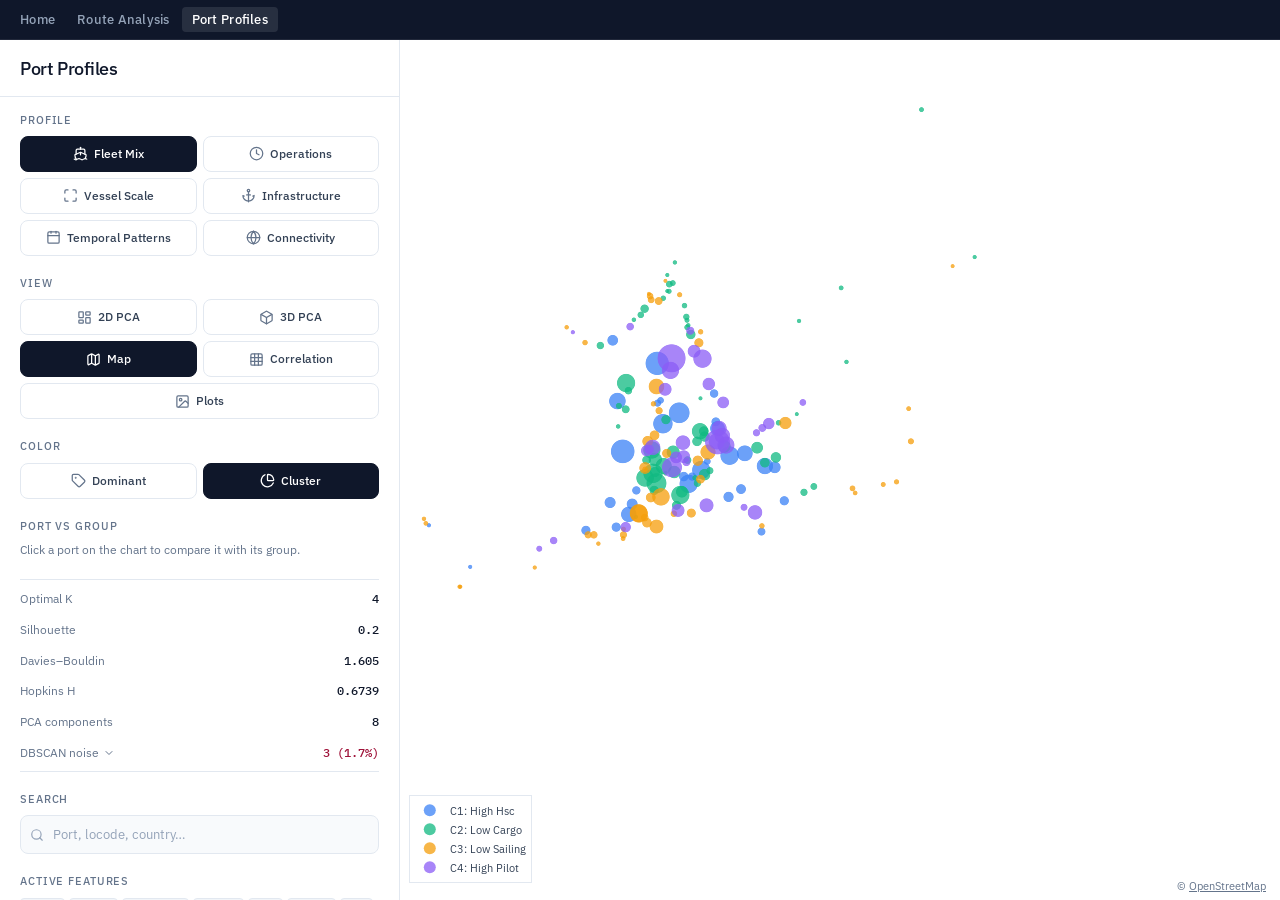
<file: port_dashboard.html>
<!DOCTYPE html><html lang="en"> <head><meta charset="UTF-8"><meta name="viewport" content="width=device-width, initial-scale=1.0"><title>Port Profiles</title><link rel="preconnect" href="https://fonts.googleapis.com"><link rel="preconnect" href="https://fonts.gstatic.com" crossorigin><link href="https://fonts.googleapis.com/css2?family=IBM+Plex+Mono:wght@400;500&family=IBM+Plex+Sans:wght@400;500;600;700&display=swap" rel="stylesheet"><link rel="stylesheet" href="./_astro/index.BDLVE4A1.css">
<link rel="stylesheet" href="./_astro/port_dashboard.DlilkOJf.css"></head> <body class="port-dashboard"> <a class="skip-link" href="#main">Skip to content</a> <header class="app-bar"> <nav class="app-nav" aria-label="Site"> <a href="index.html"> Home </a><a href="routes_map.html"> Route Analysis </a><a href="port_dashboard.html" class="active" aria-current="page"> Port Profiles </a> </nav> <button type="button" class="app-bar__controls" id="sidebarToggle" aria-expanded="false" aria-controls="sidebar">
Controls
</button> </header> <script>
  (function () {
    var btn = document.getElementById("sidebarToggle");
    if (!btn) return;
    function setOpen(open) {
      document.body.classList.toggle("sidebar-open", open);
      btn.setAttribute("aria-expanded", open ? "true" : "false");
    }
    btn.addEventListener("click", function (e) {
      e.stopPropagation();
      setOpen(!document.body.classList.contains("sidebar-open"));
    });
    document.addEventListener("click", function (e) {
      if (!document.body.classList.contains("sidebar-open")) return;
      var t = e.target;
      if (!(t instanceof Element)) return;
      if (t.closest("#sidebar") || t.closest("#sidebarToggle")) return;
      setOpen(false);
    });
    window.addEventListener("resize", function () {
      if (window.innerWidth > 1100) setOpen(false);
    });
  })();
</script> <div id="main">  <style>astro-island,astro-slot,astro-static-slot{display:contents}</style><script>(()=>{var e=async t=>{await(await t())()};(self.Astro||(self.Astro={})).load=e;window.dispatchEvent(new Event("astro:load"));})();</script><script>(()=>{var A=Object.defineProperty;var g=(i,o,a)=>o in i?A(i,o,{enumerable:!0,configurable:!0,writable:!0,value:a}):i[o]=a;var d=(i,o,a)=>g(i,typeof o!="symbol"?o+"":o,a);{let i={0:t=>m(t),1:t=>a(t),2:t=>new RegExp(t),3:t=>new Date(t),4:t=>new Map(a(t)),5:t=>new Set(a(t)),6:t=>BigInt(t),7:t=>new URL(t),8:t=>new Uint8Array(t),9:t=>new Uint16Array(t),10:t=>new Uint32Array(t),11:t=>1/0*t},o=t=>{let[l,e]=t;return l in i?i[l](e):void 0},a=t=>t.map(o),m=t=>typeof t!="object"||t===null?t:Object.fromEntries(Object.entries(t).map(([l,e])=>[l,o(e)]));class y extends HTMLElement{constructor(){super(...arguments);d(this,"Component");d(this,"hydrator");d(this,"hydrate",async()=>{var b;if(!this.hydrator||!this.isConnected)return;let e=(b=this.parentElement)==null?void 0:b.closest("astro-island[ssr]");if(e){e.addEventListener("astro:hydrate",this.hydrate,{once:!0});return}let c=this.querySelectorAll("astro-slot"),n={},h=this.querySelectorAll("template[data-astro-template]");for(let r of h){let s=r.closest(this.tagName);s!=null&&s.isSameNode(this)&&(n[r.getAttribute("data-astro-template")||"default"]=r.innerHTML,r.remove())}for(let r of c){let s=r.closest(this.tagName);s!=null&&s.isSameNode(this)&&(n[r.getAttribute("name")||"default"]=r.innerHTML)}let p;try{p=this.hasAttribute("props")?m(JSON.parse(this.getAttribute("props"))):{}}catch(r){let s=this.getAttribute("component-url")||"<unknown>",v=this.getAttribute("component-export");throw v&&(s+=` (export ${v})`),console.error(`[hydrate] Error parsing props for component ${s}`,this.getAttribute("props"),r),r}let u;await this.hydrator(this)(this.Component,p,n,{client:this.getAttribute("client")}),this.removeAttribute("ssr"),this.dispatchEvent(new CustomEvent("astro:hydrate"))});d(this,"unmount",()=>{this.isConnected||this.dispatchEvent(new CustomEvent("astro:unmount"))})}disconnectedCallback(){document.removeEventListener("astro:after-swap",this.unmount),document.addEventListener("astro:after-swap",this.unmount,{once:!0})}connectedCallback(){if(!this.hasAttribute("await-children")||document.readyState==="interactive"||document.readyState==="complete")this.childrenConnectedCallback();else{let e=()=>{document.removeEventListener("DOMContentLoaded",e),c.disconnect(),this.childrenConnectedCallback()},c=new MutationObserver(()=>{var n;((n=this.lastChild)==null?void 0:n.nodeType)===Node.COMMENT_NODE&&this.lastChild.nodeValue==="astro:end"&&(this.lastChild.remove(),e())});c.observe(this,{childList:!0}),document.addEventListener("DOMContentLoaded",e)}}async childrenConnectedCallback(){let e=this.getAttribute("before-hydration-url");e&&await import(e),this.start()}async start(){let e=JSON.parse(this.getAttribute("opts")),c=this.getAttribute("client");if(Astro[c]===void 0){window.addEventListener(`astro:${c}`,()=>this.start(),{once:!0});return}try{await Astro[c](async()=>{let n=this.getAttribute("renderer-url"),[h,{default:p}]=await Promise.all([import(this.getAttribute("component-url")),n?import(n):()=>()=>{}]),u=this.getAttribute("component-export")||"default";if(!u.includes("."))this.Component=h[u];else{this.Component=h;for(let f of u.split("."))this.Component=this.Component[f]}return this.hydrator=p,this.hydrate},e,this)}catch(n){console.error(`[astro-island] Error hydrating ${this.getAttribute("component-url")}`,n)}}attributeChangedCallback(){this.hydrate()}}d(y,"observedAttributes",["props"]),customElements.get("astro-island")||customElements.define("astro-island",y)}})();</script><astro-island uid="qJqsh" prefix="r1" component-url="./_astro/PortDashboardApp.BaYHs5Jc.js" component-export="PortDashboardApp" renderer-url="./_astro/client.Bz692-Ao.js" props="{}" ssr client="load" opts="{&quot;name&quot;:&quot;PortDashboardApp&quot;,&quot;value&quot;:true}" await-children><div class="main-container"><aside id="sidebar"><header class="sidebar-header"><h1>Port Profiles</h1></header><div class="controls"><div class="control-section"><h2 class="section-title">Profile</h2><div class="btn-grid" style="grid-template-columns:repeat(2, minmax(0, 1fr))"><button type="button" aria-pressed="true" class="toggle-btn is-active"><svg xmlns="http://www.w3.org/2000/svg" width="24" height="24" viewBox="0 0 24 24" fill="none" stroke="currentColor" stroke-width="2" stroke-linecap="round" stroke-linejoin="round" class="lucide lucide-ship" aria-hidden="true"><path d="M12 10.189V14"></path><path d="M12 2v3"></path><path d="M19 13V7a2 2 0 0 0-2-2H7a2 2 0 0 0-2 2v6"></path><path d="M19.38 20A11.6 11.6 0 0 0 21 14l-8.188-3.639a2 2 0 0 0-1.624 0L3 14a11.6 11.6 0 0 0 2.81 7.76"></path><path d="M2 21c.6.5 1.2 1 2.5 1 2.5 0 2.5-2 5-2 1.3 0 1.9.5 2.5 1s1.2 1 2.5 1c2.5 0 2.5-2 5-2 1.3 0 1.9.5 2.5 1"></path></svg> <!-- -->Fleet Mix</button><button type="button" aria-pressed="false" class="toggle-btn"><svg xmlns="http://www.w3.org/2000/svg" width="24" height="24" viewBox="0 0 24 24" fill="none" stroke="currentColor" stroke-width="2" stroke-linecap="round" stroke-linejoin="round" class="lucide lucide-clock" aria-hidden="true"><circle cx="12" cy="12" r="10"></circle><path d="M12 6v6l4 2"></path></svg> <!-- -->Operations</button><button type="button" aria-pressed="false" class="toggle-btn"><svg xmlns="http://www.w3.org/2000/svg" width="24" height="24" viewBox="0 0 24 24" fill="none" stroke="currentColor" stroke-width="2" stroke-linecap="round" stroke-linejoin="round" class="lucide lucide-maximize" aria-hidden="true"><path d="M8 3H5a2 2 0 0 0-2 2v3"></path><path d="M21 8V5a2 2 0 0 0-2-2h-3"></path><path d="M3 16v3a2 2 0 0 0 2 2h3"></path><path d="M16 21h3a2 2 0 0 0 2-2v-3"></path></svg> <!-- -->Vessel Scale</button><button type="button" aria-pressed="false" class="toggle-btn"><svg xmlns="http://www.w3.org/2000/svg" width="24" height="24" viewBox="0 0 24 24" fill="none" stroke="currentColor" stroke-width="2" stroke-linecap="round" stroke-linejoin="round" class="lucide lucide-anchor" aria-hidden="true"><path d="M12 6v16"></path><path d="m19 13 2-1a9 9 0 0 1-18 0l2 1"></path><path d="M9 11h6"></path><circle cx="12" cy="4" r="2"></circle></svg> <!-- -->Infrastructure</button><button type="button" aria-pressed="false" class="toggle-btn"><svg xmlns="http://www.w3.org/2000/svg" width="24" height="24" viewBox="0 0 24 24" fill="none" stroke="currentColor" stroke-width="2" stroke-linecap="round" stroke-linejoin="round" class="lucide lucide-calendar" aria-hidden="true"><path d="M8 2v3"></path><path d="M16 2v3"></path><rect x="3" y="3" width="18" height="18" rx="2"></rect><path d="M3 9h18"></path></svg> <!-- -->Temporal Patterns</button><button type="button" aria-pressed="false" class="toggle-btn"><svg xmlns="http://www.w3.org/2000/svg" width="24" height="24" viewBox="0 0 24 24" fill="none" stroke="currentColor" stroke-width="2" stroke-linecap="round" stroke-linejoin="round" class="lucide lucide-globe" aria-hidden="true"><circle cx="12" cy="12" r="10"></circle><path d="M12 2a14.5 14.5 0 0 0 0 20 14.5 14.5 0 0 0 0-20"></path><path d="M2 12h20"></path></svg> <!-- -->Connectivity</button></div></div><div class="control-section"><h2 class="section-title">View</h2><div class="btn-grid" style="grid-template-columns:repeat(2, minmax(0, 1fr))"><button type="button" aria-pressed="false" class="toggle-btn"><svg xmlns="http://www.w3.org/2000/svg" width="24" height="24" viewBox="0 0 24 24" fill="none" stroke="currentColor" stroke-width="2" stroke-linecap="round" stroke-linejoin="round" class="lucide lucide-layout-dashboard" aria-hidden="true"><rect width="7" height="9" x="3" y="3" rx="1"></rect><rect width="7" height="5" x="14" y="3" rx="1"></rect><rect width="7" height="9" x="14" y="12" rx="1"></rect><rect width="7" height="5" x="3" y="16" rx="1"></rect></svg> <!-- -->2D PCA</button><button type="button" aria-pressed="false" class="toggle-btn"><svg xmlns="http://www.w3.org/2000/svg" width="24" height="24" viewBox="0 0 24 24" fill="none" stroke="currentColor" stroke-width="2" stroke-linecap="round" stroke-linejoin="round" class="lucide lucide-box" aria-hidden="true"><path d="M21 8a2 2 0 0 0-1-1.73l-7-4a2 2 0 0 0-2 0l-7 4A2 2 0 0 0 3 8v8a2 2 0 0 0 1 1.73l7 4a2 2 0 0 0 2 0l7-4A2 2 0 0 0 21 16Z"></path><path d="m3.3 7 8.7 5 8.7-5"></path><path d="M12 22V12"></path></svg> <!-- -->3D PCA</button><button type="button" aria-pressed="true" class="toggle-btn is-active"><svg xmlns="http://www.w3.org/2000/svg" width="24" height="24" viewBox="0 0 24 24" fill="none" stroke="currentColor" stroke-width="2" stroke-linecap="round" stroke-linejoin="round" class="lucide lucide-map" aria-hidden="true"><path d="M14.106 5.553a2 2 0 0 0 1.788 0l3.659-1.83A1 1 0 0 1 21 4.619v12.764a1 1 0 0 1-.553.894l-4.553 2.277a2 2 0 0 1-1.788 0l-4.212-2.106a2 2 0 0 0-1.788 0l-3.659 1.83A1 1 0 0 1 3 19.381V6.618a1 1 0 0 1 .553-.894l4.553-2.277a2 2 0 0 1 1.788 0z"></path><path d="M15 5.764v15"></path><path d="M9 3.236v15"></path></svg> <!-- -->Map</button><button type="button" aria-pressed="false" class="toggle-btn"><svg xmlns="http://www.w3.org/2000/svg" width="24" height="24" viewBox="0 0 24 24" fill="none" stroke="currentColor" stroke-width="2" stroke-linecap="round" stroke-linejoin="round" class="lucide lucide-grid3x3 lucide-grid-3x3" aria-hidden="true"><rect width="18" height="18" x="3" y="3" rx="2"></rect><path d="M3 9h18"></path><path d="M3 15h18"></path><path d="M9 3v18"></path><path d="M15 3v18"></path></svg> <!-- -->Correlation</button><button type="button" aria-pressed="false" class="toggle-btn" style="grid-column:span 2"><svg xmlns="http://www.w3.org/2000/svg" width="24" height="24" viewBox="0 0 24 24" fill="none" stroke="currentColor" stroke-width="2" stroke-linecap="round" stroke-linejoin="round" class="lucide lucide-image" aria-hidden="true"><rect width="18" height="18" x="3" y="3" rx="2" ry="2"></rect><circle cx="9" cy="9" r="2"></circle><path d="m21 15-3.086-3.086a2 2 0 0 0-2.828 0L6 21"></path></svg> <!-- -->Plots</button></div></div><div class="control-section"><h2 class="section-title">Color</h2><div class="btn-grid" style="grid-template-columns:repeat(2, minmax(0, 1fr))"><button type="button" aria-pressed="false" class="toggle-btn" id="c_dominant"><svg xmlns="http://www.w3.org/2000/svg" width="24" height="24" viewBox="0 0 24 24" fill="none" stroke="currentColor" stroke-width="2" stroke-linecap="round" stroke-linejoin="round" class="lucide lucide-tag" aria-hidden="true"><path d="M12.586 2.586A2 2 0 0 0 11.172 2H4a2 2 0 0 0-2 2v7.172a2 2 0 0 0 .586 1.414l8.704 8.704a2.426 2.426 0 0 0 3.42 0l6.58-6.58a2.426 2.426 0 0 0 0-3.42z"></path><circle cx="7.5" cy="7.5" r=".5" fill="currentColor"></circle></svg> Dominant</button><button type="button" aria-pressed="true" class="toggle-btn is-active" id="c_cluster"><svg xmlns="http://www.w3.org/2000/svg" width="24" height="24" viewBox="0 0 24 24" fill="none" stroke="currentColor" stroke-width="2" stroke-linecap="round" stroke-linejoin="round" class="lucide lucide-chart-pie" aria-hidden="true"><path d="M21 12c.552 0 1.005-.449.95-.998a10 10 0 0 0-8.953-8.951c-.55-.055-.998.398-.998.95v8a1 1 0 0 0 1 1z"></path><path d="M21.21 15.89A10 10 0 1 1 8 2.83"></path></svg> Cluster</button></div></div><div class="control-section"><div class="compare-head"><h2 class="section-title">Port vs group</h2></div><p class="compare-hint">Click a port on the chart to compare it with its group.</p></div><div class="metric-card"><div class="metric-row"><span class="metric-row__label">Optimal K</span><span class="metric-row__value">4</span></div><div class="metric-row"><span class="metric-row__label">Silhouette</span><span class="metric-row__value">0.2</span></div><div class="metric-row"><span class="metric-row__label">Davies–Bouldin</span><span class="metric-row__value">1.605</span></div><div class="metric-row"><span class="metric-row__label">Hopkins H</span><span class="metric-row__value">0.6739</span></div><div class="metric-row"><span class="metric-row__label">PCA components</span><span class="metric-row__value">8</span></div><button type="button" class="metric-row metric-row--btn"><span class="metric-row__label">DBSCAN noise<svg xmlns="http://www.w3.org/2000/svg" width="12" height="12" viewBox="0 0 24 24" fill="none" stroke="currentColor" stroke-width="2" stroke-linecap="round" stroke-linejoin="round" class="lucide lucide-chevron-down metric-row__chevron" aria-hidden="true"><path d="m6 9 6 6 6-6"></path></svg></span><span class="metric-row__badge">3<!-- --> (<!-- -->1.7<!-- -->%)</span></button></div><div class="control-section"><h2 class="section-title">Search</h2><div class="search-field"><label for="portSearch" class="visually-hidden">Search port</label><svg xmlns="http://www.w3.org/2000/svg" width="14" height="14" viewBox="0 0 24 24" fill="none" stroke="currentColor" stroke-width="2" stroke-linecap="round" stroke-linejoin="round" class="lucide lucide-search search-field__icon" aria-hidden="true"><path d="m21 21-4.34-4.34"></path><circle cx="11" cy="11" r="8"></circle></svg><input id="portSearch" name="portSearch" type="search" autoComplete="off" spellcheck="false" placeholder="Port, locode, country…" value=""/></div></div><div class="control-section"><h2 class="section-title">Active features</h2><div class="feat-tiles"><div class="feat-tile">Cargo</div><div class="feat-tile">Tanker</div><div class="feat-tile">Passenger</div><div class="feat-tile">Fishing</div><div class="feat-tile">Hsc</div><div class="feat-tile">Sailing</div><div class="feat-tile">Tug</div><div class="feat-tile">Dredging</div><div class="feat-tile">Towing</div><div class="feat-tile">Pilot</div><div class="feat-tile">Sar</div><div class="feat-tile">Other</div></div></div></div></aside><div class="content content--map"><div class="chart-card"><div id="chart" style="display:block"></div></div><p class="map-attrib">©<!-- --> <a href="https://www.openstreetmap.org/copyright">OpenStreetMap</a></p></div></div><!--astro:end--></astro-island>  </div> </body></html>
</file>
<file: _astro/index.BDLVE4A1.css>
*{box-sizing:border-box;margin:0;padding:0}:root{--accent: #3b82f6;--accent-soft: #eff6ff;--app-bar-bg: #0f172a;--sidebar-bg: #ffffff;--bg: #f8fafc;--border: #e2e8f0;--border-strong: #cbd5e1;--text: #0f172a;--text-body: #334155;--text-muted: #64748b;--app-bar-height: 40px;--sidebar-width: 400px;--sidebar-pad: 20px;--font: "IBM Plex Sans", sans-serif;--font-mono: "IBM Plex Mono", ui-monospace, monospace;--fs-title: 18px;--fs-brand: 14px;--fs-control: 13px;--fs-compact: 12px;--fs-label: 11px;--fs-metric: 15px;--icon-sm: 15px;--icon-md: 18px;--radius: 8px;--focus-ring: 2px solid var(--accent);--ease: cubic-bezier(.4, 0, .2, 1);--shadow-soft: 0 10px 30px rgba(15, 23, 42, .08)}html{color-scheme:light}body{font-family:var(--font);background:var(--bg);color:var(--text-body);min-height:100vh;height:100vh;display:flex;flex-direction:column;overflow:hidden;font-size:var(--fs-control);font-weight:400;line-height:1.4;font-kerning:normal;font-feature-settings:"kern" 1,"liga" 1;text-rendering:optimizeLegibility}#main{flex:1;min-height:0;min-width:0;display:flex;flex-direction:column;overflow:hidden;position:relative}.visually-hidden{position:absolute;width:1px;height:1px;padding:0;margin:-1px;overflow:hidden;clip:rect(0,0,0,0);white-space:nowrap;border:0}.skip-link{position:absolute;left:12px;top:8px;z-index:3000;background:#fff;color:var(--text);padding:8px 12px;border-radius:var(--radius);font-size:var(--fs-control);font-weight:500;text-decoration:none;transform:translateY(-200%)}.skip-link:focus{transform:none}.skip-link:focus-visible{outline:var(--focus-ring);outline-offset:2px}@media(prefers-reduced-motion:reduce){*,*:before,*:after{animation-duration:.01ms!important;animation-iteration-count:1!important;transition-duration:.01ms!important;scroll-behavior:auto!important}}.app-bar{background:var(--app-bar-bg);padding:0 10px;display:flex;align-items:center;justify-content:space-between;gap:8px;height:var(--app-bar-height);flex-shrink:0;z-index:2000;position:sticky;top:0;border-bottom:1px solid rgba(255,255,255,.08)}.app-nav{display:flex;align-items:center;gap:2px;min-width:0}.app-nav a{color:#94a3b8;text-decoration:none;font-size:var(--fs-control);font-weight:500;letter-spacing:.02em;line-height:1;padding:6px 10px;border-radius:4px;white-space:nowrap;transition:color .15s var(--ease),background-color .15s var(--ease)}.app-nav a:hover{color:#f1f5f9;background:#ffffff0f}.app-nav a:focus-visible{outline:var(--focus-ring);outline-offset:2px;color:#fff}.app-nav a.active{color:#fff;background:#ffffff1a}.app-bar__controls{display:none;margin-left:auto;background:transparent;border:none;color:#f1f5f9;font:inherit;font-size:var(--fs-control);font-weight:500;padding:6px 10px;border-radius:4px;cursor:pointer}.app-bar__controls:hover{background:#ffffff0f}.app-bar__controls:focus-visible{outline:var(--focus-ring);outline-offset:2px}@media(max-width:1100px){.app-bar__controls{display:inline-flex;align-items:center}}.main-container{display:flex;flex:1;min-height:0;overflow:hidden}#sidebar{width:var(--sidebar-width);background:var(--sidebar-bg);display:flex;flex-direction:column;border-right:1px solid var(--border);z-index:3;flex-shrink:0;overflow:hidden}.sidebar-header{padding:18px var(--sidebar-pad) 16px;background:var(--sidebar-bg);border-bottom:1px solid var(--border)}.sidebar-header h1{font-size:var(--fs-title);font-weight:500;letter-spacing:-.02em;color:var(--text);margin:0;line-height:1.2;min-width:0}.stats-row{display:grid;gap:8px;padding:12px var(--sidebar-pad);background:var(--sidebar-bg);border-bottom:1px solid var(--border)}#sidebar>.stats-row:last-child{margin-top:auto;border-bottom:none;border-top:1px solid var(--border)}.stat-card{text-align:left;padding:8px 10px;background:var(--bg);border-radius:var(--radius);border:1px solid var(--border);min-width:0}.stat-value{font-family:var(--font-mono);font-size:var(--fs-metric);font-weight:500;color:var(--text);font-variant-numeric:tabular-nums lining-nums;overflow-wrap:break-word;line-height:1.2}.stat-label{font-size:var(--fs-label);color:var(--text-muted);text-transform:uppercase;margin-top:3px;font-weight:500;letter-spacing:.08em}.controls{padding:16px var(--sidebar-pad) 20px;flex:1;overflow-y:auto;min-height:0}.control-section{margin-bottom:20px}.control-section .search-field{margin-bottom:0}.section-title{font-size:var(--fs-label);text-transform:uppercase;color:var(--text-muted);margin:0 0 8px;letter-spacing:.08em;font-weight:500}.section-title--flush{padding:12px var(--sidebar-pad) 6px;margin-bottom:0}.control-group{margin-bottom:14px}.control-group:last-child{margin-bottom:0}.control-group label{display:flex;justify-content:space-between;font-size:var(--fs-control);margin-bottom:8px;color:var(--text-body);font-weight:500}.control-group label span{color:var(--text);font-family:var(--font-mono);font-weight:500;font-variant-numeric:tabular-nums}.btn-grid{display:grid;gap:6px}.btn-grid--padded{padding:0 var(--sidebar-pad) 12px}.toggle-group{display:flex;gap:6px;flex-wrap:wrap}.toggle-btn{padding:7px 10px;background:#fff;border:1px solid var(--border);border-radius:var(--radius);color:var(--text-body);font-size:var(--fs-compact);font-weight:500;font-family:inherit;line-height:1.2;cursor:pointer;touch-action:manipulation;display:flex;align-items:center;justify-content:center;gap:6px;min-width:0;min-height:36px;transition:background-color .15s var(--ease),border-color .15s var(--ease),color .15s var(--ease)}.toggle-btn svg{width:var(--icon-sm);height:var(--icon-sm);flex-shrink:0;color:var(--text-muted)}.toggle-btn--stack{flex-direction:column;gap:6px;padding:8px 6px}.toggle-btn--block{width:100%}.toggle-btn:hover:not(:disabled){background:var(--bg);border-color:var(--border-strong);color:var(--text)}.toggle-btn:hover:not(:disabled) svg{color:var(--text)}.toggle-btn:focus{outline:none}.toggle-btn:focus-visible{outline:var(--focus-ring);outline-offset:2px}.toggle-btn.is-active{background:var(--text);border-color:var(--text);color:#fff}.toggle-btn.is-active svg{color:#fff}.toggle-btn:disabled,.toggle-btn.is-disabled{opacity:.45;cursor:not-allowed;pointer-events:none}.search-field{position:relative;margin-bottom:16px}.search-field__icon{position:absolute;left:10px;top:50%;transform:translateY(-50%);color:#94a3b8;pointer-events:none}.search-field input{width:100%;padding:10px 12px 10px 32px;background:var(--bg);border:1px solid var(--border);border-radius:var(--radius);color:var(--text);font-size:var(--fs-control);font-family:inherit;transition:border-color .15s ease,box-shadow .15s ease}.search-field input::placeholder{color:#94a3b8}.search-field input:focus{border-color:var(--accent);outline:none;box-shadow:0 0 0 3px #3b82f626}.search-field input:focus-visible{outline:var(--focus-ring);outline-offset:2px}input[type=range]{width:100%;height:6px;-webkit-appearance:none;appearance:none;background:transparent;border-radius:3px;outline:none}input[type=range]:focus-visible{outline:var(--focus-ring);outline-offset:4px}input[type=range]::-webkit-slider-runnable-track{height:6px;background:var(--border);border-radius:3px}input[type=range]::-webkit-slider-thumb{-webkit-appearance:none;width:20px;height:20px;background:#fff;border:2px solid var(--accent);border-radius:50%;cursor:pointer;margin-top:-7px}input[type=range]::-moz-range-track{height:6px;background:var(--border);border:none;border-radius:3px}input[type=range]::-moz-range-thumb{width:20px;height:20px;background:#fff;border:2px solid var(--accent);border-radius:50%;cursor:pointer}.range-ends{display:flex;justify-content:space-between;margin-top:4px;font-size:var(--fs-label);color:var(--text-muted);font-variant-numeric:tabular-nums}input[type=text],input[type=search]{font-family:inherit}#routes-fallback{position:absolute;inset:0;z-index:4;background:var(--bg)}@media(max-width:1100px){#sidebar{position:fixed;top:var(--app-bar-height);left:0;bottom:0;height:auto;z-index:1500;transform:translate(-100%);transition:transform .2s var(--ease);box-shadow:none}body.sidebar-open #sidebar{transform:none;box-shadow:8px 0 24px #0f172a29}.map-stage:after,.content:after{content:"";position:absolute;inset:0;background:#0f172a59;z-index:1400;opacity:0;pointer-events:none;transition:opacity .2s var(--ease)}body.sidebar-open .map-stage:after,body.sidebar-open .content:after{opacity:1;pointer-events:auto}}
</file>
<file: _astro/port_dashboard.DlilkOJf.css>
body.port-dashboard{user-select:text}.content{flex:1;min-width:0;display:flex;flex-direction:column;background:var(--bg);padding:24px;overflow:hidden;position:relative}.content--map{padding:0;background:#e2e8f0;position:relative}.content--map .chart-card{border:none;border-radius:0;padding:0}.map-attrib{position:absolute;right:8px;bottom:4px;z-index:20;font-size:var(--fs-label);color:var(--text-muted);background:#ffffffe6;padding:2px 6px;border-radius:4px}.map-attrib a{color:inherit}.chart-card{background:#fff;border-radius:12px;border:1px solid var(--border);flex:1;display:flex;flex-direction:column;padding:8px;overflow:hidden}#chart{flex:1;width:100%;height:100%;min-height:0}.feat-tiles{display:flex;flex-wrap:wrap;gap:4px}.feat-tile{font-size:var(--fs-label);padding:3px 7px;background:#f1f5f9;border-radius:4px;color:#475569;border:1px solid var(--border);cursor:help;transition:background-color .15s ease,color .15s ease,border-color .15s ease}.feat-tile:hover{background:#e2e8f0;color:var(--text);border-color:#cbd5e1}.plots-grid{display:flex;flex-direction:column;gap:24px;padding:16px;overflow-y:auto;height:100%}.plots-grid__pair{display:grid;grid-template-columns:1fr 1fr;gap:20px}.plot-card{background:var(--bg);border:1px solid var(--border);border-radius:var(--radius);padding:16px;display:flex;flex-direction:column;align-items:center}.plot-card--wide{width:100%}.plot-card__title{font-size:var(--fs-compact);margin:0 0 12px;color:var(--text);font-weight:600}.plot-card__img{max-width:100%;border-radius:6px;box-shadow:0 1px 3px #0000000d;border:1px solid var(--border)}.plot-card--wide .plot-card__img{max-width:70%}.plot-card__caption{font-size:var(--fs-label);color:var(--text-muted);margin:10px 0 0;text-align:center;line-height:1.4}.metric-card{margin-bottom:20px;padding:4px 0 2px;border-top:1px solid var(--border);border-bottom:1px solid var(--border)}.metric-row{display:flex;justify-content:space-between;align-items:center;gap:12px;width:100%;padding:7px 0;font:inherit;color:inherit;background:none;border:none;text-align:left}.metric-row--btn{cursor:pointer;appearance:none}.metric-row__label{font-size:var(--fs-compact);color:var(--text-muted);display:inline-flex;align-items:center;gap:4px}.metric-row__value{font-family:var(--font-mono);font-size:var(--fs-compact);font-weight:500;color:var(--text);font-variant-numeric:tabular-nums}.metric-row__badge{font-family:var(--font-mono);font-size:var(--fs-compact);font-weight:500;color:#9f1239;font-variant-numeric:tabular-nums}.metric-row__chevron{color:var(--text-muted);transition:transform .15s var(--ease)}.metric-row__chevron.is-open{transform:rotate(180deg)}.metric-row__chevron.is-muted{opacity:.35}.anomaly-panel{margin:-8px 0 20px;padding:10px 12px;background:#fff1f2;border:1px solid #fecdd3;border-radius:var(--radius)}.anomaly-panel h3{font-size:var(--fs-label);text-transform:uppercase;letter-spacing:.08em;color:#9f1239;margin:0 0 6px;font-weight:500;display:flex;align-items:center;gap:6px}.anomaly-panel p{color:#9f1239;margin:0 0 8px;font-size:var(--fs-compact);line-height:1.4}.anomaly-list{display:flex;flex-direction:column;gap:4px;max-height:120px;overflow-y:auto}.anomaly-row{display:flex;justify-content:space-between;align-items:center;gap:8px;font-size:var(--fs-compact)}.anomaly-row span:first-child{font-weight:500;color:#9f1239}.anomaly-row span:last-child{color:var(--text-muted);font-variant-numeric:tabular-nums}.compare-head{display:flex;align-items:center;justify-content:space-between;gap:8px}.compare-head .section-title{margin-bottom:8px}.compare-clear{border:none;background:none;font:inherit;font-size:var(--fs-compact);color:var(--text-muted);cursor:pointer;padding:0}.compare-clear:hover{color:var(--text)}.compare-hint{margin:0;font-size:var(--fs-compact);color:var(--text-muted);line-height:1.4}.compare-card{border:1px solid var(--border);border-radius:var(--radius);padding:10px 12px 8px;background:#fff}.compare-card__title{font-size:var(--fs-brand);font-weight:600;color:var(--text);line-height:1.3}.compare-card__meta,.compare-card__kicker{font-size:var(--fs-compact);color:var(--text-muted);line-height:1.4;margin-top:4px}.compare-card__kicker{margin-top:8px;margin-bottom:8px;text-transform:uppercase;letter-spacing:.06em;font-size:var(--fs-label)}.compare-table{width:100%;border-collapse:collapse;font-size:var(--fs-compact)}.compare-table th{text-align:left;font-size:var(--fs-label);font-weight:500;letter-spacing:.06em;text-transform:uppercase;color:var(--text-muted);padding:4px 6px 4px 0;border-bottom:1px solid var(--border)}.compare-table th:nth-child(n+2),.compare-table td:nth-child(n+2){text-align:right;font-variant-numeric:tabular-nums}.compare-table td{padding:5px 6px 5px 0;color:var(--text-body);border-bottom:1px solid #f1f5f9}.compare-table tr:last-child td{border-bottom:none}.compare-delta--up{color:#15803d}.compare-delta--down{color:#b91c1c}.compare-delta--same{color:var(--text-muted)}.global-tooltip{position:fixed;background:#1e293b;color:#fff;padding:12px;border-radius:8px;font-size:var(--fs-label);line-height:1.4;width:240px;box-shadow:0 10px 25px #0000004d;pointer-events:none;opacity:0;visibility:hidden;transition:opacity .1s ease,left 0s,top 0s;z-index:10000}.global-tooltip.visible{opacity:1;visibility:visible}
</file>
